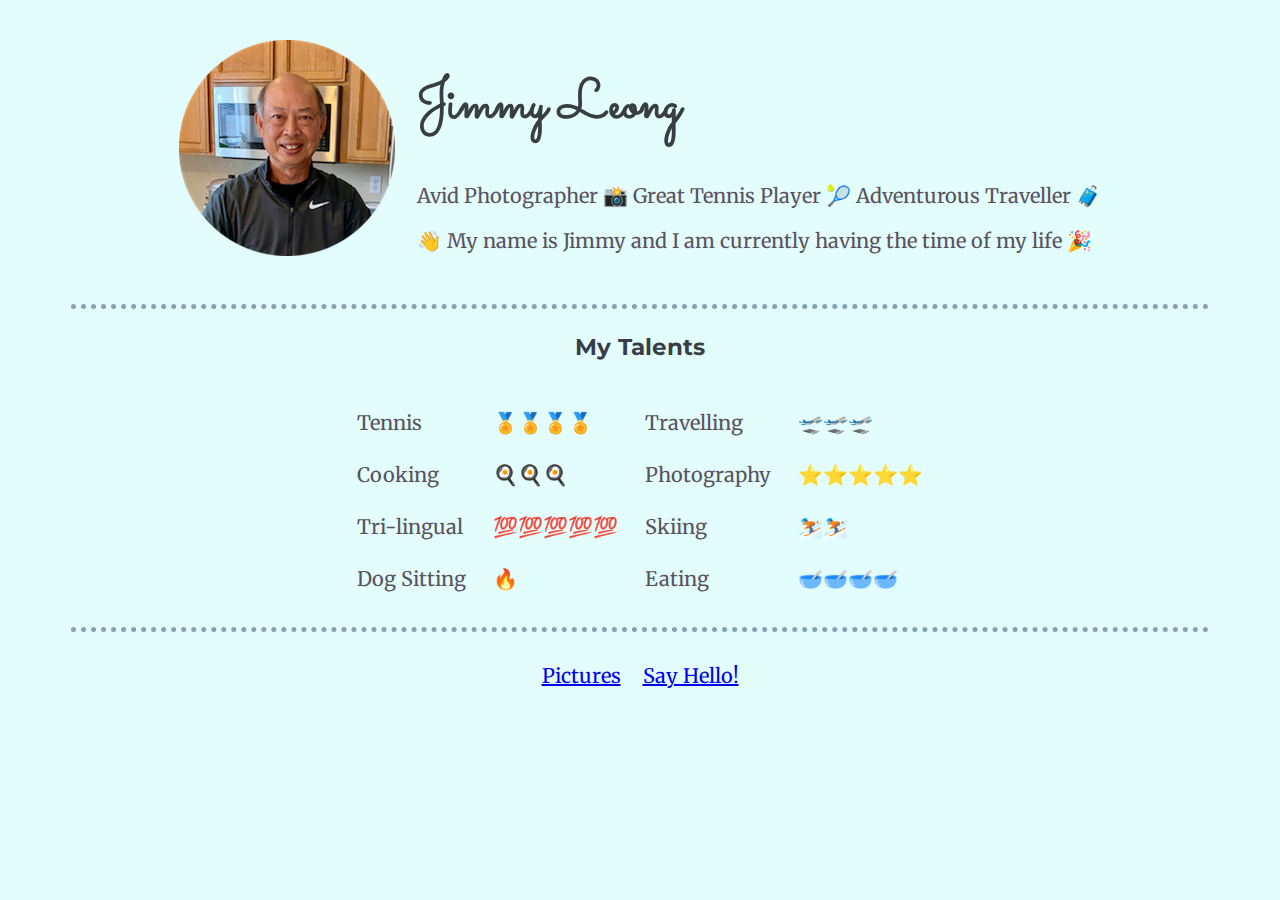
<file: index.html>
<!DOCTYPE html>
<html lang="en" dir="ltr">

<head>
  <meta charset="utf-8">
  <title>Jimmy Leong</title>
  <link rel="stylesheet" href="css/styles.css">
  <link rel="icon" href="favicon.ico">
  <link href="https://fonts.googleapis.com/css2?family=Merriweather:wght@300&family=Montserrat:wght@100&family=Sacramento&display=swap" rel="stylesheet">
</head>
<center>


  <body>
    <table cellspacing=20>
      <tr>
        <td><img src="photos/img25.png" alt="Jimmy"></td>
        <td>
          <h1>Jimmy Leong</h1>
          <p>Avid Photographer 📸 Great Tennis Player 🎾 Adventurous Traveller 🧳</p>
          <p>👋 My name is Jimmy and I am currently having the time of my life 🎉</p>
        </td>
      </tr>
    </table>
    <hr>
  </body>
  <h3>My Talents</h3>
  <table cellspacing=25>
    <tr>
      <td>Tennis</td>
      <td>🏅🏅🏅🏅</td>
      <td>Travelling</td>
      <td>🛫🛫🛫</td>
    </tr>
    <tr>
      <td>Cooking</td>
      <td>🍳🍳🍳</td>
      <td>Photography</td>
      <td>⭐⭐⭐⭐⭐</t>
    </tr>
    <tr>
      <td>Tri-lingual</td>
      <td>💯💯💯💯💯</td>
      <td>Skiing</td>
      <td>⛷️⛷️</td>
    </tr>
    <tr>
      <td>Dog Sitting</td>
      <td>🔥</td>
      <td>Eating</td>
      <td>🥣🥣🥣🥣</td>
    </tr>
  </table>
  <hr>
  <table cellspacing=20>
    <tr>
      <td><a href="pictures.html">Pictures</a></td>
      <td><a href="contactme.html">Say Hello!</a></td>
    </tr>
  </table>
</center>

</html>
</file>
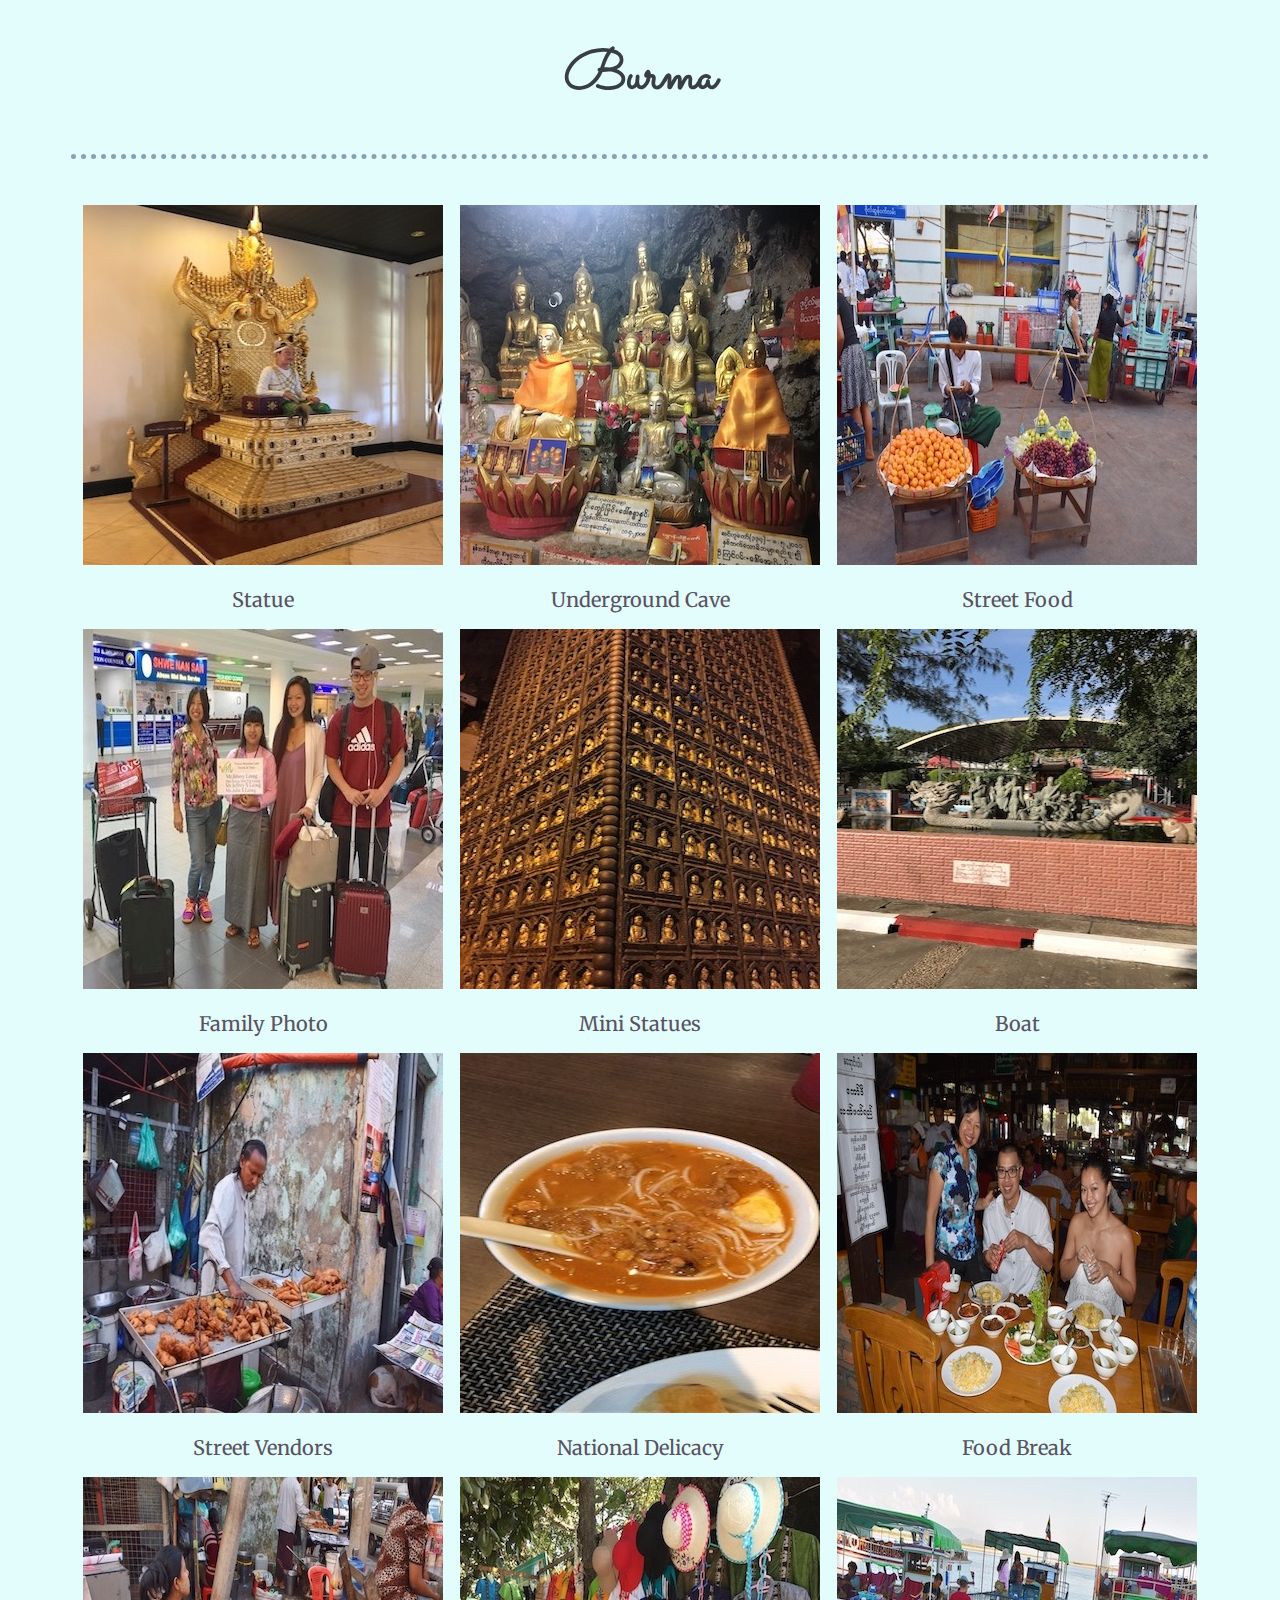
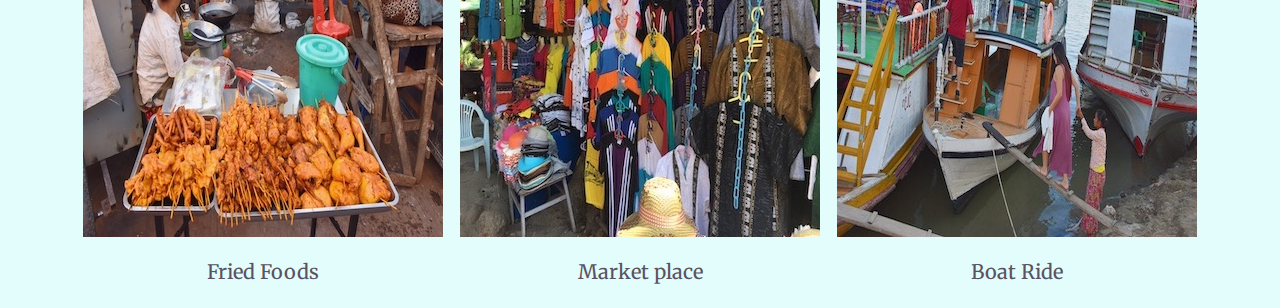
<file: burma.html>
<!DOCTYPE html>
<html lang="en" dir="ltr">
  <head>
    <meta charset="utf-8">
    <title>Burma</title>
    <link rel="stylesheet" href="css/styles.css">
    <link href="https://fonts.googleapis.com/css2?family=Merriweather:wght@300&family=Montserrat:wght@100&family=Sacramento&display=swap" rel="stylesheet">
  </head>
  <body>
    <h1 align="center">Burma</h1>
    <hr>
    <table class="center" cellspacing="15">
      <tr>
        <td><img src="photos/img79.jpg" alt="statue"></td>
        <td><img src="photos/img73.jpg" alt="cave"></td>
        <td><img src="photos/img68.jpg" alt="food"></td>
      </tr>
      <tr>
        <td>Statue</td>
        <td>Underground Cave</td>
        <td>Street Food</td>
      </tr>
      <tr>
        <td><img src="photos/img71.jpg" alt="family"></td>
        <td><img src="photos/img81.jpg" alt="statues"></td>
        <td><img src="photos/img80.jpg" alt="boat"></td>
      </tr>
      <tr>
        <td>Family Photo</td>
        <td>Mini Statues</td>
        <td>Boat</td>
      </tr>
      <tr>
        <td><img src="photos/img69.jpg" alt="vendor"></td>
        <td><img src="photos/img82.jpg" alt="delicacy"></td>
        <td><img src="photos/img75.jpg" alt="food"></td>
      </tr>
      <tr>
        <td>Street Vendors</td>
        <td>National Delicacy</td>
        <td>Food Break</td>
      </tr>
      <tr>
        <td><img src="photos/img77.jpg" alt="foods"></td>
        <td><img src="photos/img78.jpg" alt="market"></td>
        <td><img src="photos/img74.jpg" alt="boat ride"></td>
      </tr>
      <tr>
        <td>Fried Foods</td>
        <td>Market place</td>
        <td>Boat Ride</td>
      </tr>
    </table>

  </body>
</html>
</file>
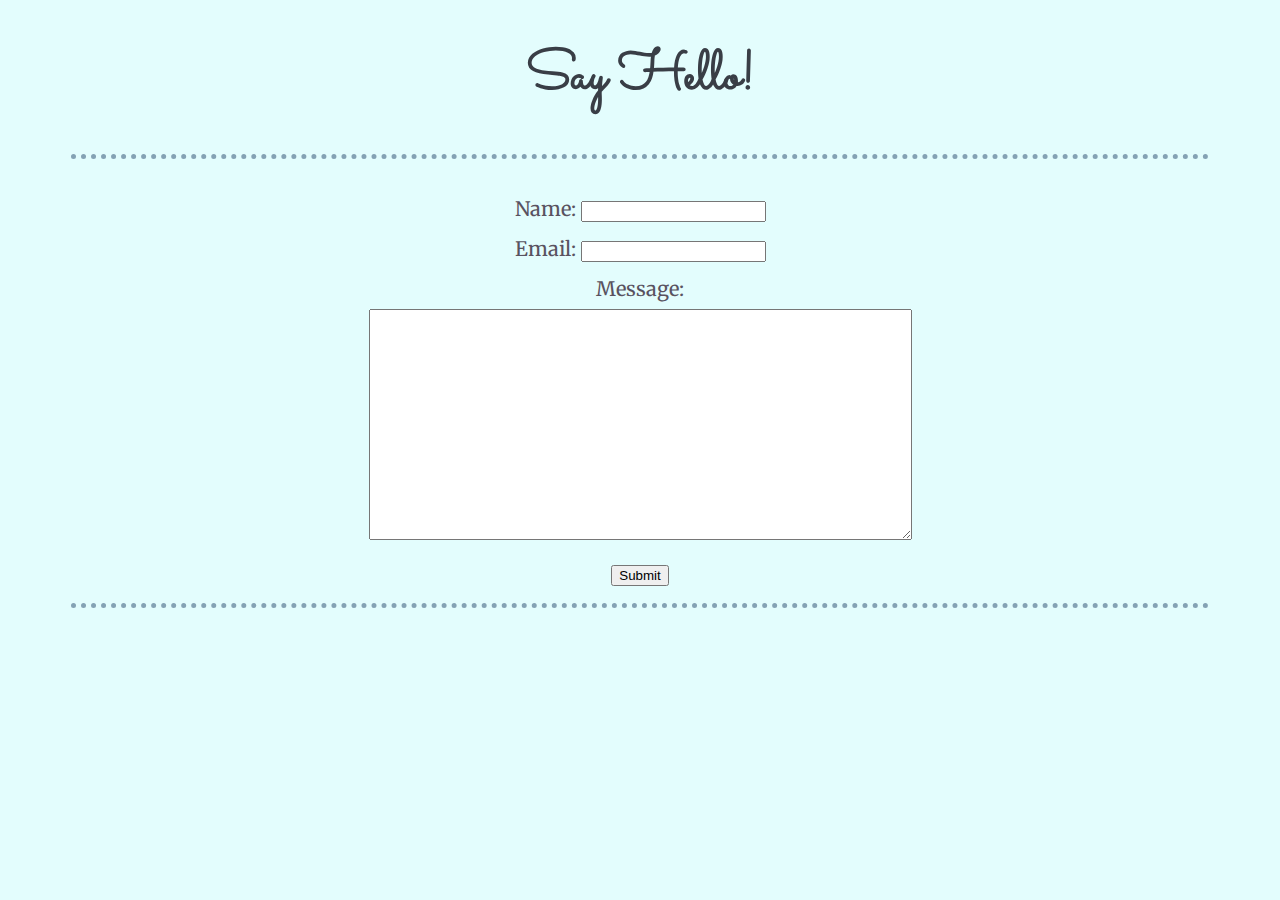
<file: contactme.html>
<!DOCTYPE html>
<html lang="en" dir="ltr">
  <head>
    <meta charset="utf-8">
    <title>Contact Me</title>
    <link rel="stylesheet" href="css/styles.css">
    <link href="https://fonts.googleapis.com/css2?family=Merriweather:wght@300&family=Montserrat:wght@100&family=Sacramento&display=swap" rel="stylesheet">
  </head>
  <body>
    <h1 align="center">Say Hello!</h1>
    <hr>
    <form class="center" action="mailto:jsleong@msn.com" method="post" enctype="text/plain">
      <label>Name: </label>
      <input type="text" name="name" value=""><br>
      <label>Email: </label>
      <input type="text" name="email" value=""><br>
      <label>Message: </label><br>
      <textarea name="message" rows="15" cols="65"></textarea><br>
      <input type="submit">
      <hr>

    </form>
  </body>
</html>
</file>
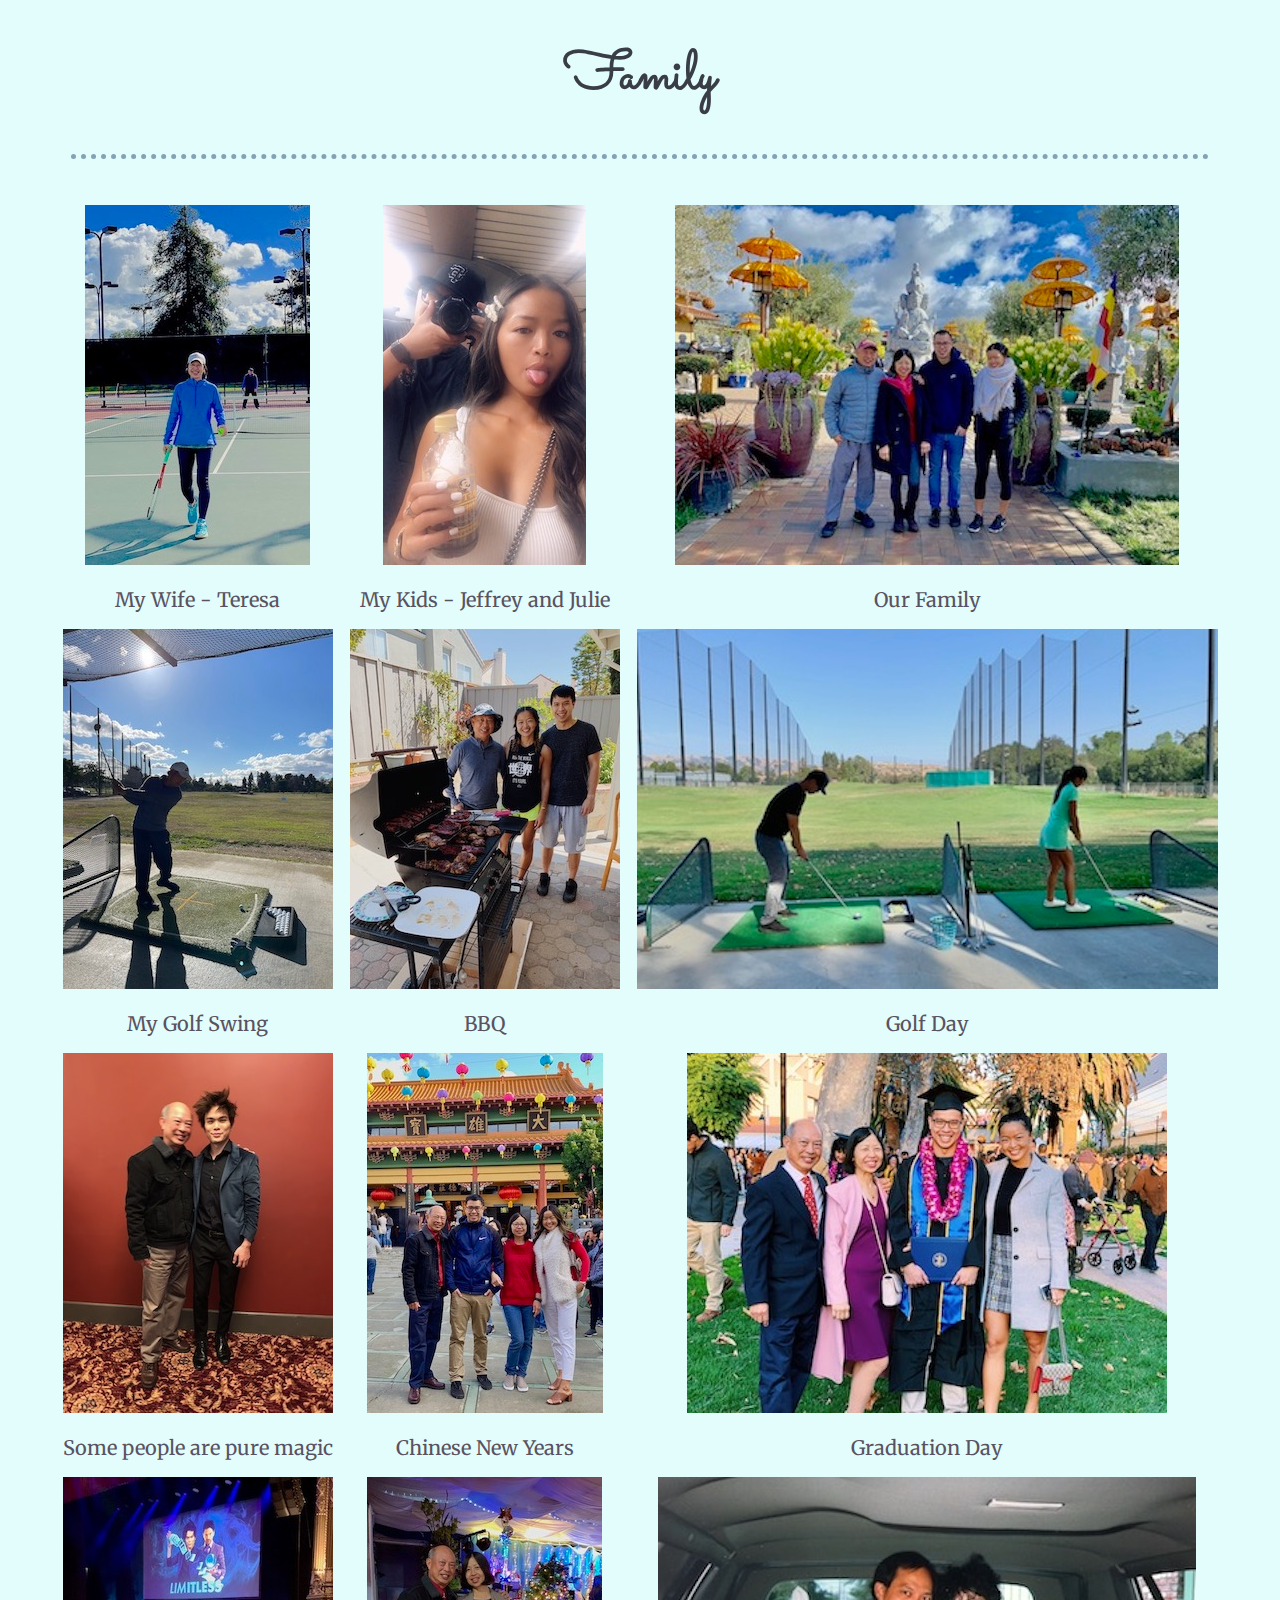
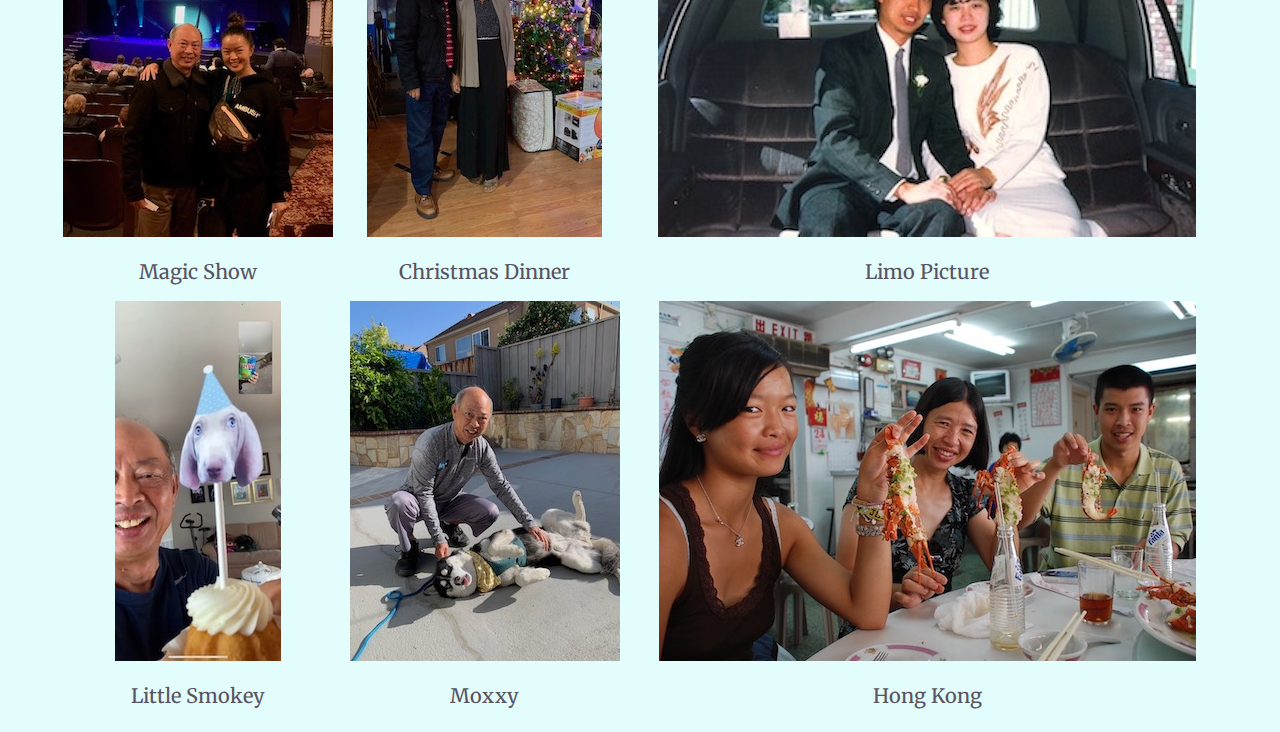
<file: family.html>
<!DOCTYPE html>
<html lang="en" dir="ltr">

<head>
  <meta charset="utf-8">
  <title>Family</title>
  <link rel="stylesheet" href="css/styles.css">
  <link href="https://fonts.googleapis.com/css2?family=Merriweather:wght@300&family=Montserrat:wght@100&family=Sacramento&display=swap" rel="stylesheet">
</head>

<body>
  <h1 align="center">Family</h1>
  <hr>
  <table class="center" cellspacing=15>
    <tr>
      <td><img src="photos/img27.jpeg" alt="wife"></td>
      <td><img src="photos/img18.jpg" alt="kids"></td>
      <td><img src="photos/img24.jpeg" alt="family"></td>
    </tr>
    <tr>
      <td>My Wife - Teresa</td>
      <td>My Kids - Jeffrey and Julie</td>
      <td>Our Family</td>
    </tr>
    <tr>
      <td><img src="photos/img49.jpg" alt="golf"></td>
      <td><img src="photos/img21.jpg" alt="bb1"></td>
      <td><img src="photos/img23.jpeg" alt="gold day"></td>

    </tr>
    <tr>
      <td>My Golf Swing</td>
      <td>BBQ</td>
      <td>Golf Day</td>
    </tr>
    <tr>
      <td><img src="photos/img9.jpg" alt="magician"></td>
      <td><img src="photos/img48.jpeg" alt="new years"></td>
      <td><img src="photos/img56.jpg" alt="grad"></td>
    </tr>
    <tr>
      <td>Some people are pure magic</td>
      <td>Chinese New Years</td>
      <td>Graduation Day</td>
    </tr>
    <tr>
      <td><img src="photos/img45.jpeg" alt="magic"></td>
      <td><img src="photos/img38.jpeg" alt="dinner"></td>
      <td><img src="photos/img17.jpg" alt="limo"></td>
    </tr>
    <tr>
      <td>Magic Show</td>
      <td>Christmas Dinner</td>
      <td>Limo Picture</td>
    </tr>
    <tr>
      <td><img src="photos/img12.jpeg" alt="smokey"></td>
      <td><img src="photos/img54.jpeg" alt="moxxy"></td>
      <td><img src="photos/img5.jpg" alt="hong kong"></td>
    </tr>
    <tr>
      <td>Little Smokey</td>
      <td>Moxxy</td>
      <td>Hong Kong</td>
    </tr>
  </table>

</body>

</html>
</file>
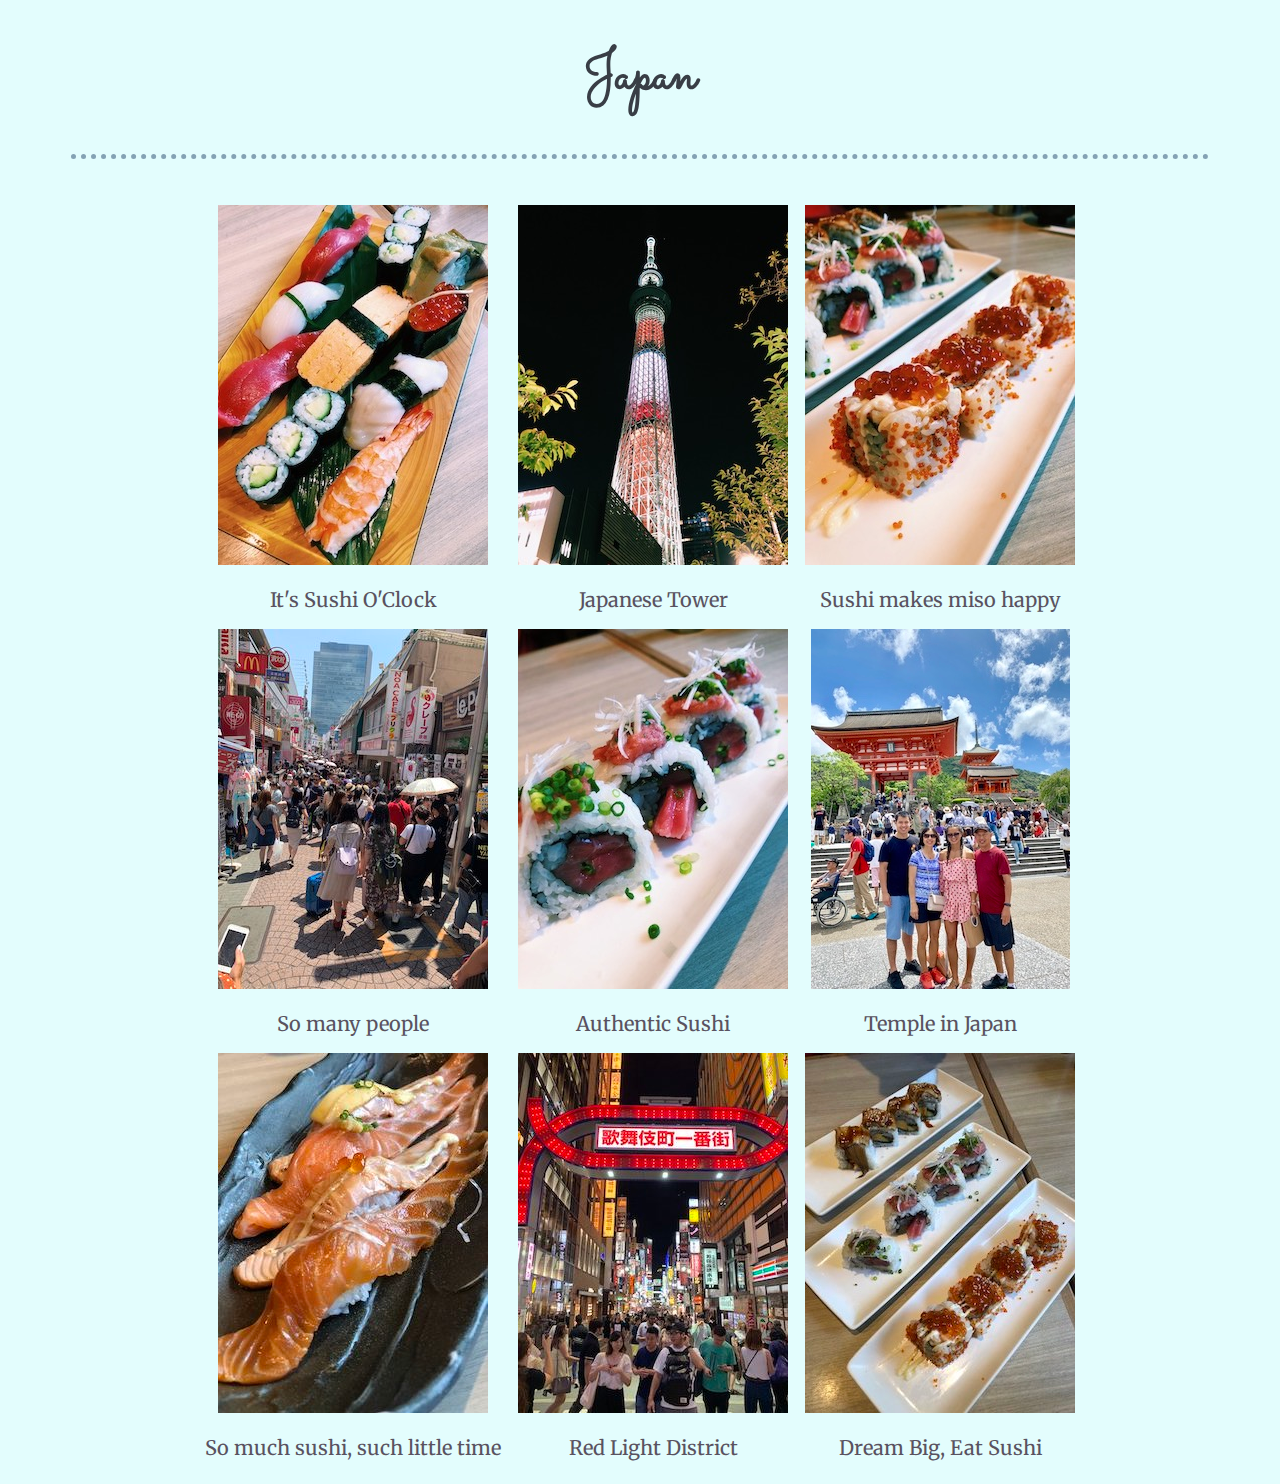
<file: japan.html>
<!DOCTYPE html>
<html lang="en" dir="ltr">
  <head>
    <meta charset="utf-8">
    <title>Japan</title>
    <link rel="stylesheet" href="css/styles.css">
    <link href="https://fonts.googleapis.com/css2?family=Merriweather:wght@300&family=Montserrat:wght@100&family=Sacramento&display=swap" rel="stylesheet">
  </head>
  <body>
    <h1 align="center">Japan</h1>
    <hr>
    <table class="center" cellspacing=15>
      <tr>
        <td><img src="photos/img1.jpg" alt="sushi"></td>
        <td><img src="photos/img67.jpg" alt="tower"></td>
        <td><img src="photos/img6.jpg" alt="sushi 2"></td>
      </tr>
      <tr>
        <td>It's Sushi O'Clock</td>
        <td>Japanese Tower</td>
        <td>Sushi makes miso happy</td>
      </tr>
      <tr>
        <td><img src="photos/img76.jpg" alt="street"></td>
        <td><img src="photos/img8.jpg" alt="sushi 3"></td>
        <td><img src="photos/img16.jpg" alt="temple"></td>
      </tr>
      <tr>
        <td>So many people</td>
        <td>Authentic Sushi</td>
        <td>Temple in Japan</td>
      </tr>
      <tr>
        <td><img src="photos/img60.jpg" alt="sushi 4"></td>
        <td><img src="photos/img59.jpg" alt="red light district"></td>
        <td><img src="photos/img61.jpg" alt="sushi 5"></td>
      </tr>
      <tr>
        <td>So much sushi, such little time</td>
        <td>Red Light District</td>
        <td>Dream Big, Eat Sushi</td>
      </tr>
    </table>
  </body>
</html>
</file>
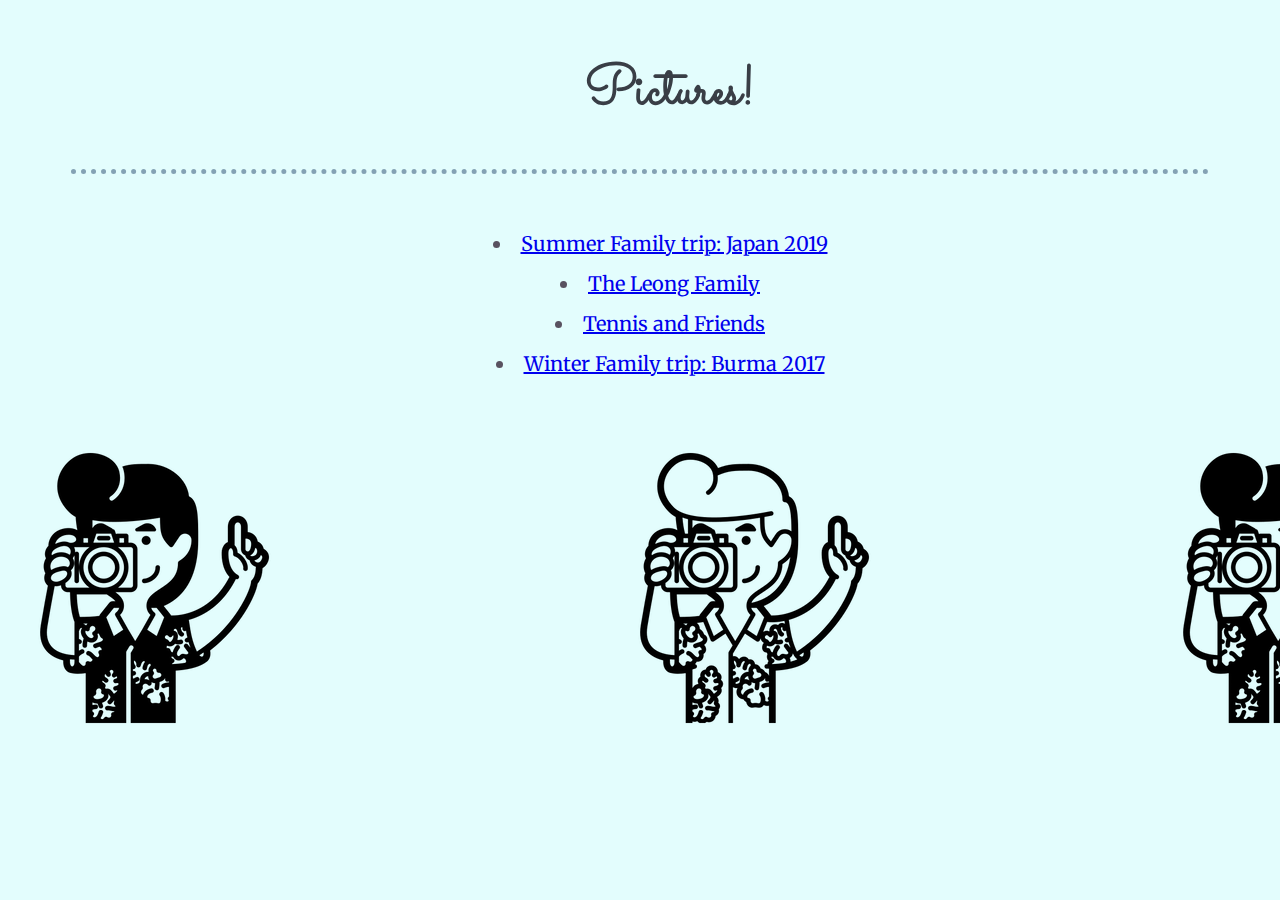
<file: pictures.html>
<!DOCTYPE html>
<html lang="en" dir="ltr">

<head>
  <meta charset="utf-8">
  <title>Pictures</title>
  <link rel="stylesheet" href="css/styles.css">
  <link href="https://fonts.googleapis.com/css2?family=Merriweather:wght@300&family=Montserrat:wght@100&family=Sacramento&display=swap" rel="stylesheet">
</head>

<body>
  <h1 class="padding" align="center">Pictures!</h1>
  <hr>
  <div class="center">
    <ul>
      <li><a href="japan.html">Summer Family trip: Japan 2019</a></li>
      <li><a href="family.html">The Leong Family</a></li>
      <li><a href="tennis.html">Tennis and Friends</a></li>
      <li><a href="burma.html">Winter Family trip: Burma 2017</a></li>
    </ul>
  </div>

  <div class="left-photographer">
    <img src="photos/photographer.png" alt="Icons made by ultimatearm from www.flaticon.co">
  </div>
  <div class="middle-photographer">
    <img src="photos/middle-photographer.png" alt="Icons made by ultimatearm from www.flaticon.co">
  </div>
  <div class="right-photographer">
    <img src="photos/photographer.png" alt="Icons made by ultimatearm from www.flaticon.co">
  </div>


</body>

</html>
</file>
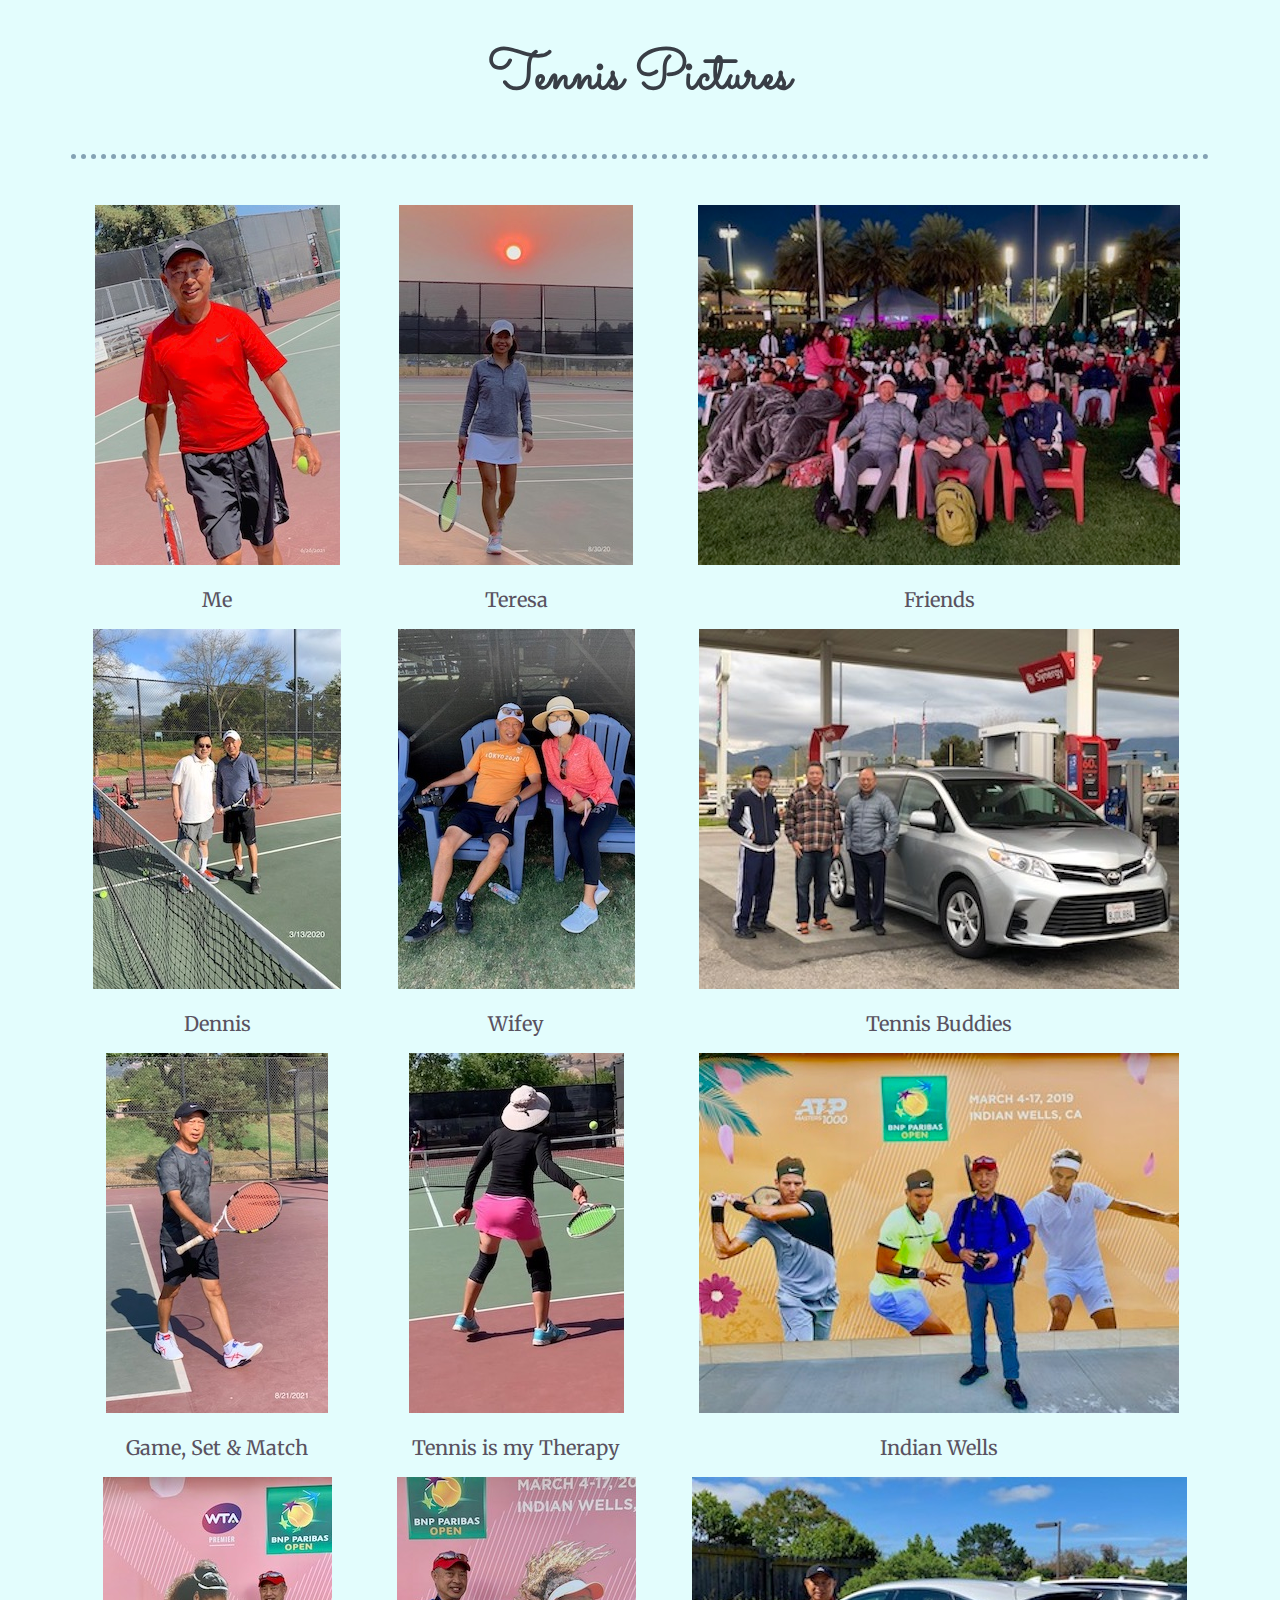
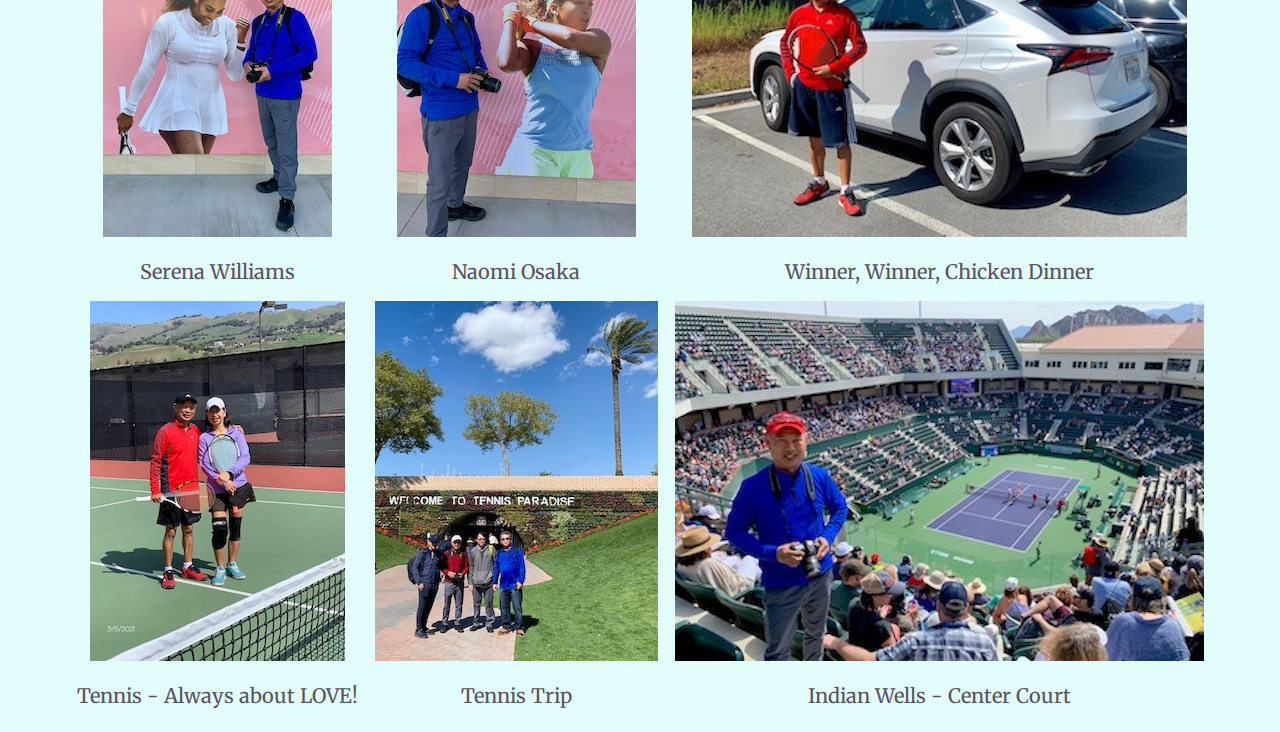
<file: tennis.html>
<!DOCTYPE html>
<html lang="en" dir="ltr">
  <head>
    <meta charset="utf-8">
    <title>Tennis</title>
    <link rel="stylesheet" href="css/styles.css">
    <link href="https://fonts.googleapis.com/css2?family=Merriweather:wght@300&family=Montserrat:wght@100&family=Sacramento&display=swap" rel="stylesheet">
  </head>
  <body>
    <h1 align="center";>Tennis Pictures</h1>
    <hr>
    <table class="center" cellspacing=15>
      <tr>
        <td><img src="photos/img19.jpeg" alt="me"></td>
        <td><img src="photos/img15.jpeg" alt="teresa"></td>
        <td><img src="photos/img32.jpg" alt="friends"></td>
      </tr>
      <tr>
        <td>Me</td>
        <td>Teresa</td>
        <td>Friends</td>
      </tr>
      <tr>
        <td><img src="photos/img51.jpeg" alt="dennis"></td>
        <td><img src="photos/img4.jpeg" alt="wife"></td>
        <td><img src="photos/img28.jpeg" alt="buddies"></td>

      </tr>
      <tr>
        <td>Dennis</td>
        <td>Wifey</td>
        <td>Tennis Buddies</td>
      </tr>
      <tr>
        <td><img src="photos/img43.jpeg" alt="pose"></td>
        <td><img src="photos/img64.jpeg" alt="forehand"></td>
        <td><img src="photos/img34.jpeg" alt="tournament"></td>
      </tr>
      <tr>
        <td>Game, Set & Match</td>
        <td>Tennis is my Therapy</td>
        <td>Indian Wells</td>
      </tr>
      <tr>
        <td><img src="photos/img35.jpeg" alt="poster"></td>
        <td><img src="photos/img36.jpeg" alt="poster 2"></td>
        <td><img src="photos/img46.jpeg" alt="winner"></td>
      </tr>
      <tr>
        <td>Serena Williams</td>
        <td>Naomi Osaka</td>
        <td>Winner, Winner, Chicken Dinner</td>
      </tr>
      <tr>
        <td><img src="photos/img50.jpeg" alt="tennis"></td>
        <td><img src="photos/img29.jpeg" alt="roadtrip"></td>
        <td><img src="photos/img33.jpg" alt="center court"></td>
      </tr>
      <tr>
        <td>Tennis - Always about LOVE!</td>
        <td>Tennis Trip</td>
        <td>Indian Wells - Center Court</td>
      </tr>
    </table>
  </body>
</html>
</file>
<file: css/styles.css>
/********************* Heading Tags ********************/
body {
  background-color: #E3FDFD;
  color: #595260;
  font-size: 20px;
  font-family: 'Merriweather', serif;
}

h1 {
  color: #393E46;
  font-size: 55px;
  font-family: 'Sacramento', cursive;
}
h3 {
  color: #393E46;
  font-family: 'Montserrat', sans-serif;
}

hr {
  border-style: none;
  border-top-style: dotted;
  border-color: #27496D;
  border-width: 5px;
  width: 90%;
  opacity: 0.5;
}

li {
  line-height: 2;
}
form {
  line-height: 2;
}
/***********************Class Tags**********************/
.table {
  text-align: center;

}
.center {
  text-align: center;
  list-style-position: inside;
  margin-left: auto;
  margin-right: auto;
  padding-top: 20px;
}
.BurmaCenter {
  text-align: center;
  list-style-position: inside;
  margin-left: auto;
  margin-right: auto;
}
.padding {
  padding-left: 60px;
  padding-top: 15px;
}
.left-photographer {
  display: inline-block;
  position: absolute;
  padding-top: 40px;
}

.middle-photographer {
  display: inline-block;
  left: 600px;
  position: relative;
}

.right-photographer{
  display: inline-block;
  left: 850px;
  position: relative;
  padding-top: 40px;
}
/***********************ID Tags*************************/
</file>
